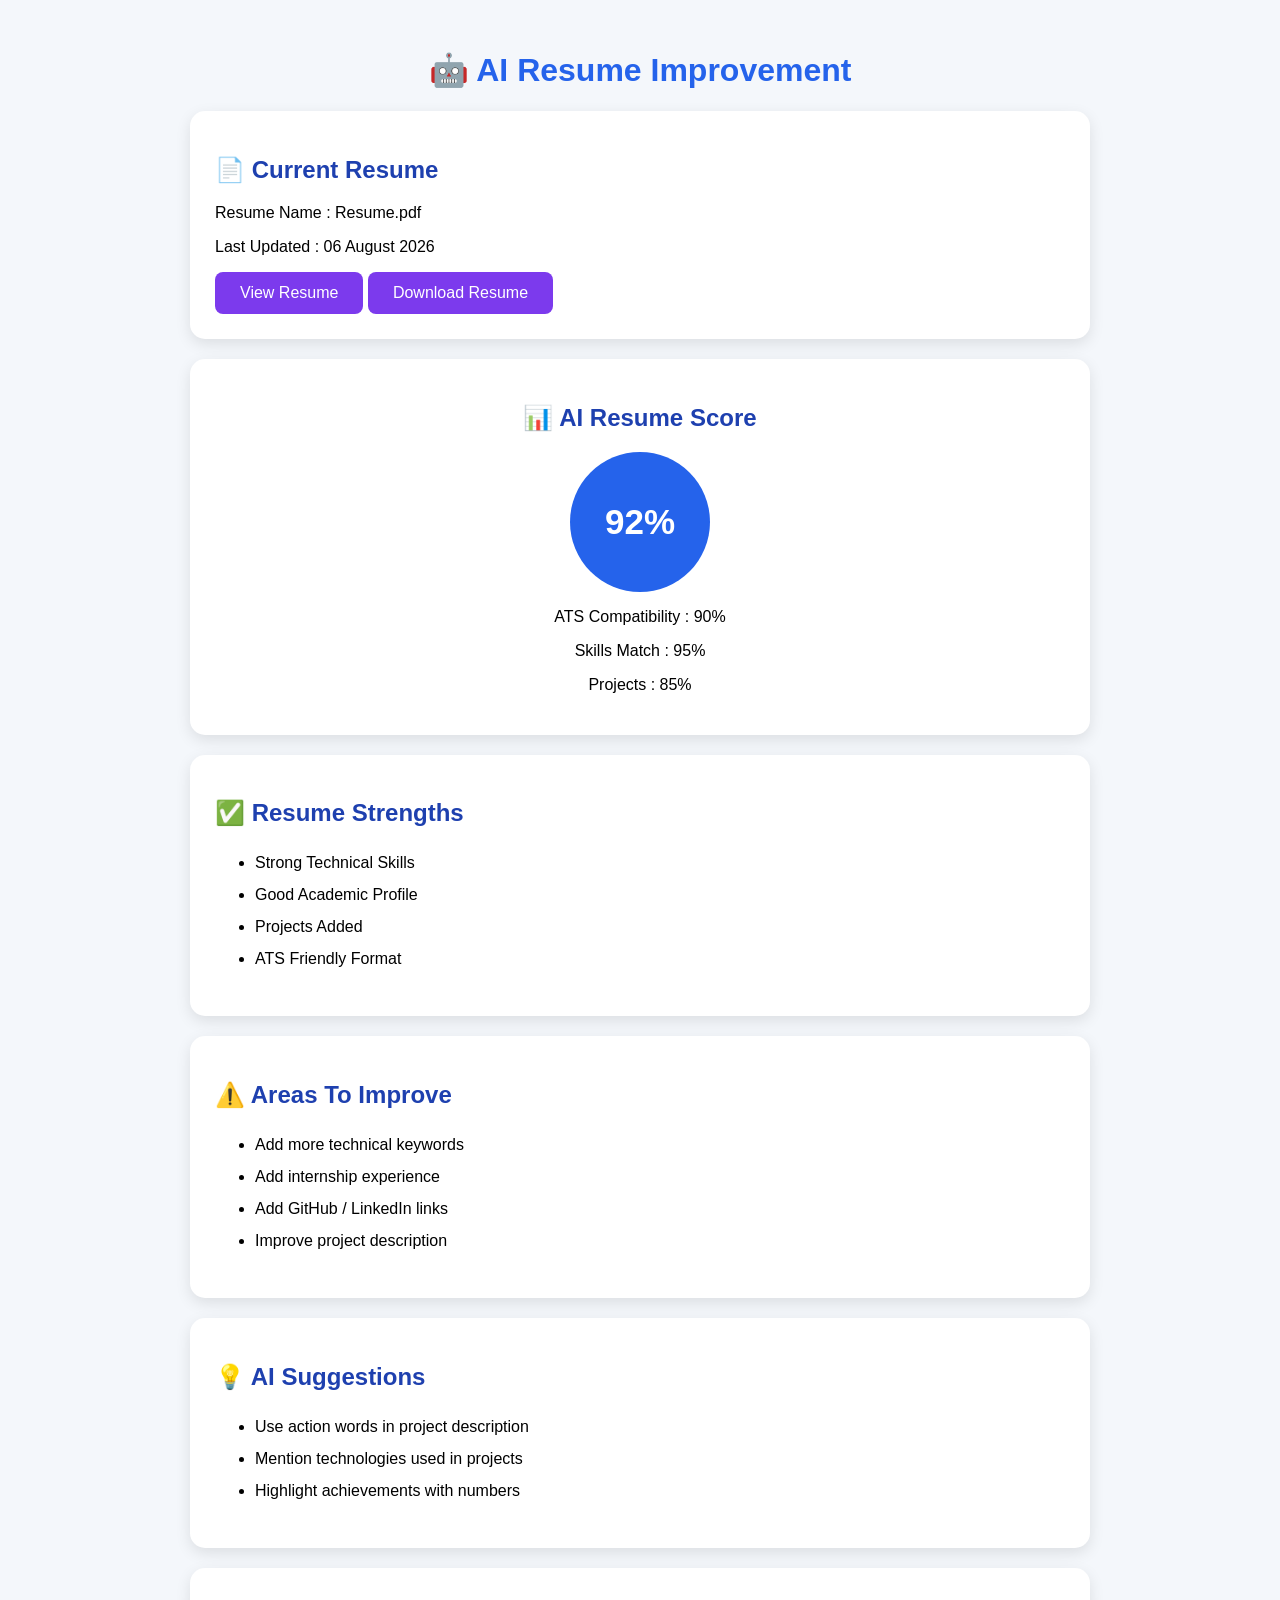
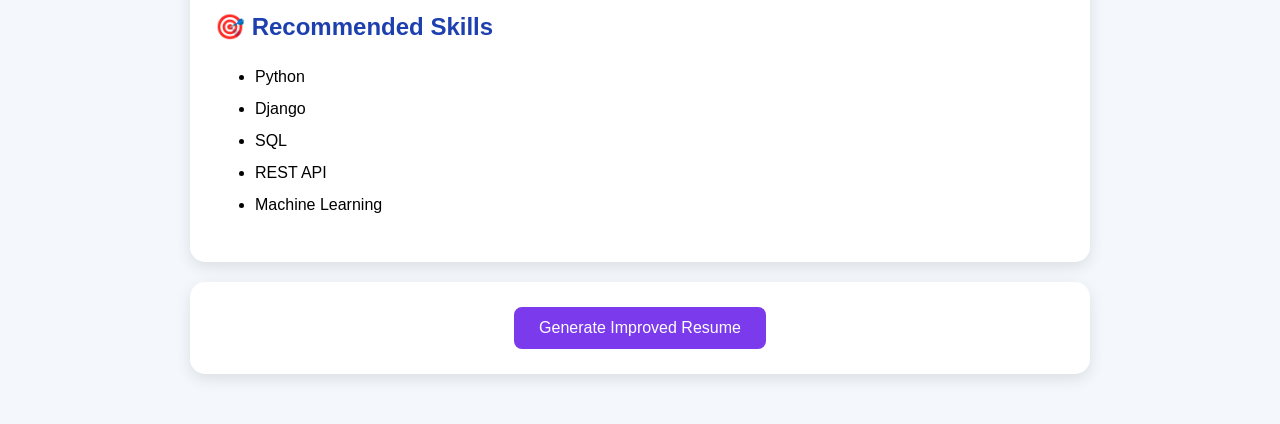
<file: templates/improve_resume.html>
<!DOCTYPE html>
<html>
<head>
    <title>AI Resume Improvement</title>

    <style>

        body {
            font-family: Arial, sans-serif;
            background: #f4f7fb;
            margin: 0;
            padding: 30px;
        }

        .container {
            max-width: 900px;
            margin: auto;
        }

        h1 {
            text-align: center;
            color: #2563eb;
        }

        .card {
            background: white;
            padding: 25px;
            margin: 20px 0;
            border-radius: 15px;
            box-shadow: 0 5px 15px rgba(0,0,0,0.1);
        }


        .score-box {
            text-align: center;
        }

        .score {
            width: 140px;
            height: 140px;
            border-radius: 50%;
            background: #2563eb;
            color: white;
            display: flex;
            justify-content: center;
            align-items: center;
            margin: auto;
            font-size: 35px;
            font-weight: bold;
        }


        .card h2 {
            color: #1e40af;
        }


        ul {
            line-height: 2;
        }


        .improve-btn {

            background: #7c3aed;
            color:white;
            border:none;
            padding:12px 25px;
            border-radius:8px;
            cursor:pointer;
            font-size:16px;

        }


        .improve-btn:hover {
            background:#5b21b6;
        }


    </style>

</head>


<body>


<div class="container">


<h1>
🤖 AI Resume Improvement
</h1>



<div class="card">

<h2>📄 Current Resume</h2>

<p>
Resume Name : Resume.pdf
</p>

<p>
Last Updated : 06 August 2026
</p>

<button class="improve-btn">
View Resume
</button>

<button class="improve-btn">
Download Resume
</button>

</div>




<div class="card score-box">

<h2>📊 AI Resume Score</h2>


<div class="score">
92%
</div>


<p>
ATS Compatibility : 90%
</p>

<p>
Skills Match : 95%
</p>

<p>
Projects : 85%
</p>


</div>





<div class="card">

<h2>✅ Resume Strengths</h2>


<ul>

<li>Strong Technical Skills</li>

<li>Good Academic Profile</li>

<li>Projects Added</li>

<li>ATS Friendly Format</li>

</ul>


</div>






<div class="card">

<h2>⚠️ Areas To Improve</h2>


<ul>

<li>Add more technical keywords</li>

<li>Add internship experience</li>

<li>Add GitHub / LinkedIn links</li>

<li>Improve project description</li>

</ul>


</div>







<div class="card">


<h2>💡 AI Suggestions</h2>


<ul>

<li>
Use action words in project description
</li>

<li>
Mention technologies used in projects
</li>

<li>
Highlight achievements with numbers
</li>


</ul>


</div>





<div class="card">


<h2>🎯 Recommended Skills</h2>


<ul>

<li>Python</li>

<li>Django</li>

<li>SQL</li>

<li>REST API</li>

<li>Machine Learning</li>

</ul>


</div>






<div class="card" style="text-align:center;">


<a href="{% url 'generated_resume' %}">
    <button class="improve-btn generate-btn">
        Generate Improved Resume
    </button>
</a>


</div>




</div>


</body>

</html>
</file>
